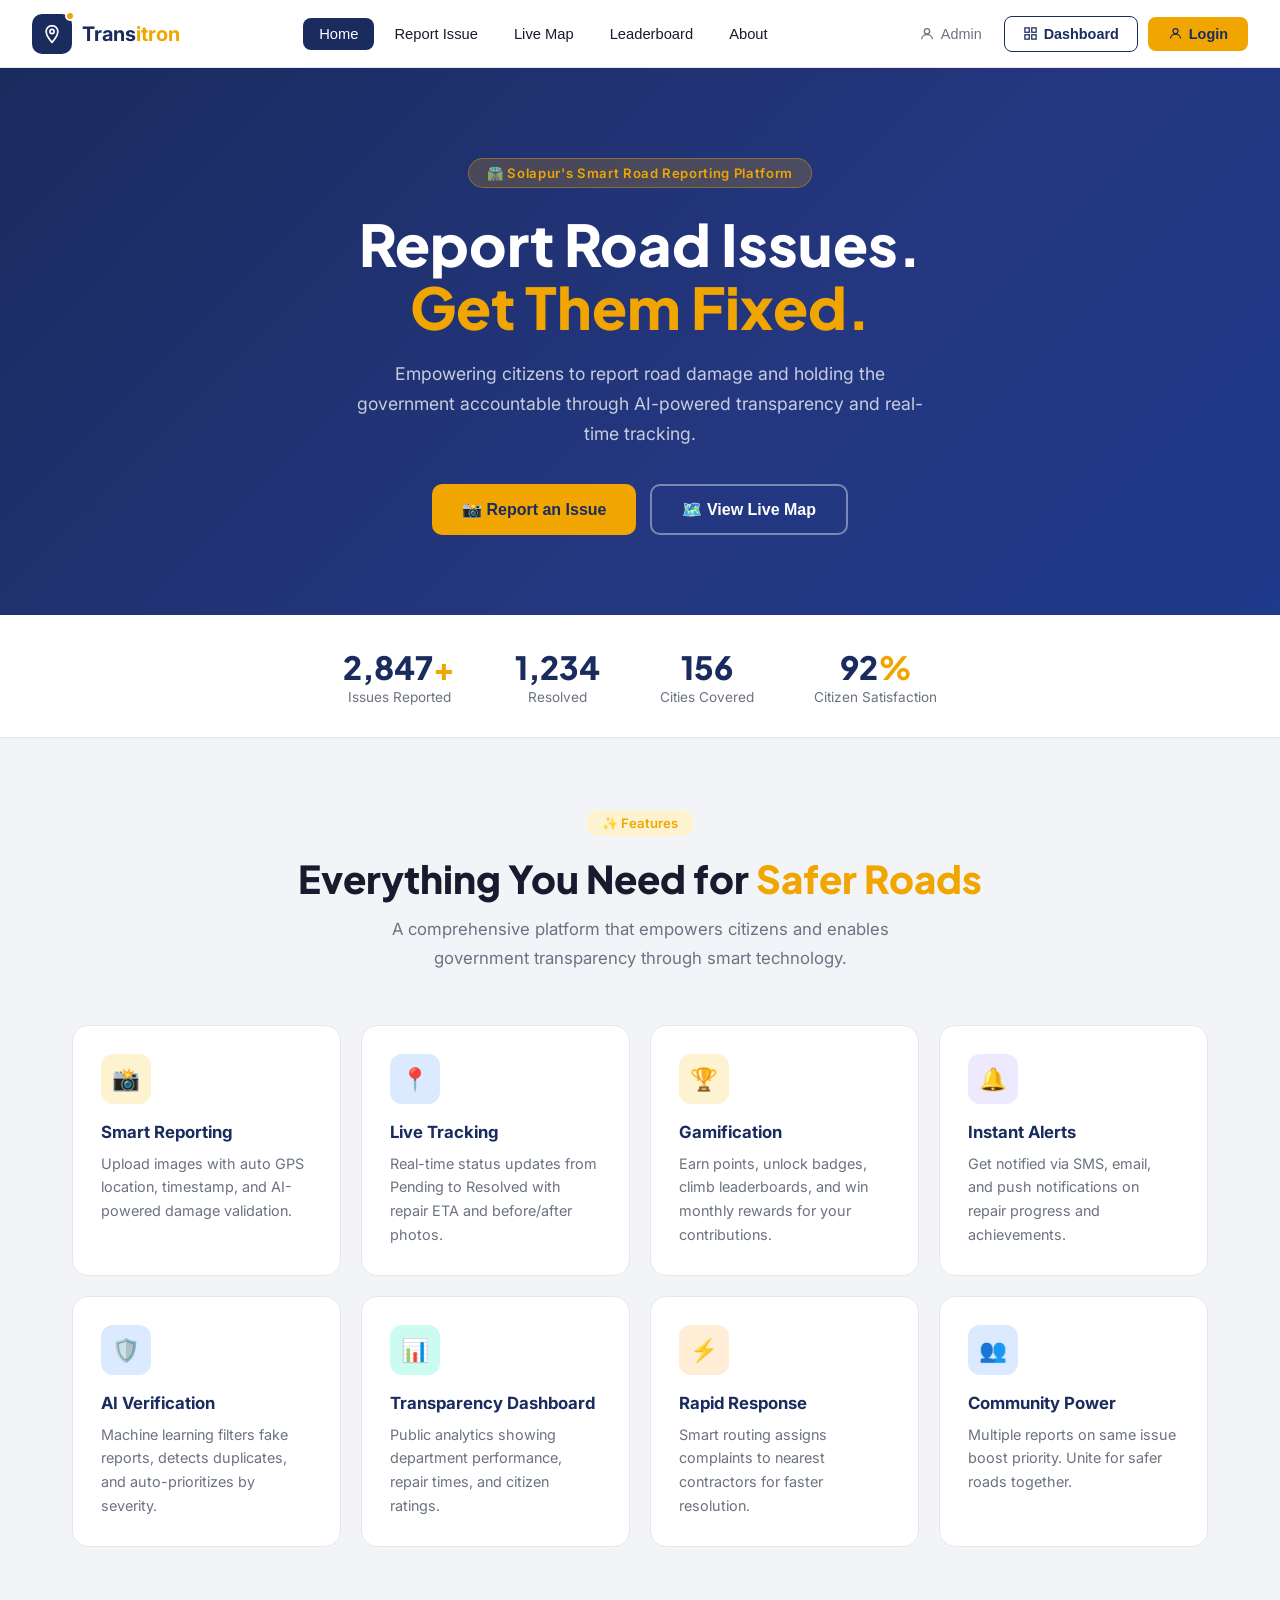
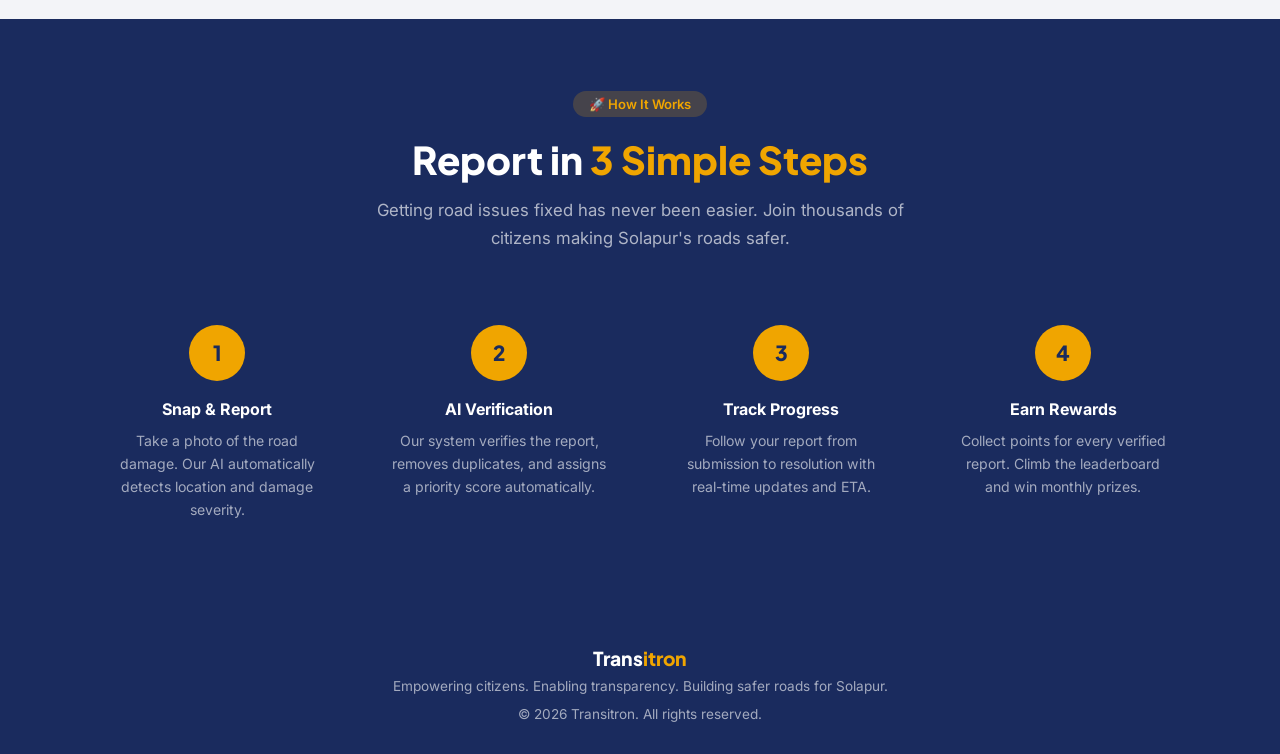
<file: index (2).html>
<!DOCTYPE html>
<html lang="en">
<head>
  <meta charset="UTF-8" />
  <meta name="viewport" content="width=device-width, initial-scale=1.0" />
  <title>Transitron – Smart Road Reporting</title>
  <link href="https://fonts.googleapis.com/css2?family=Inter:wght@300;400;500;600;700&family=Plus+Jakarta+Sans:wght@700;800;900&display=swap" rel="stylesheet" />
  <link rel="stylesheet" href="styles.css" />
</head>
<body>

<!-- ══════════════════════════════════════════════════════════
     NAVIGATION
════════════════════════════════════════════════════════════ -->
<nav>
  <a class="logo" onclick="showPage('home')">
    <div class="logo-icon">
      <svg width="20" height="20" fill="none" stroke="white" stroke-width="2" viewBox="0 0 24 24">
        <path d="M12 2C8.13 2 5 5.13 5 9c0 5.25 7 13 7 13s7-7.75 7-13c0-3.87-3.13-7-7-7z"/>
        <circle cx="12" cy="9" r="2.5"/>
      </svg>
      <div class="logo-dot"></div>
    </div>
    <span class="logo-text">Trans<span>itron</span></span>
  </a>

  <div class="nav-links">
    <button class="nav-link active" id="nav-home"        onclick="showPage('home')">Home</button>
    <button class="nav-link"        id="nav-report"      onclick="showPage('report')">Report Issue</button>
    <button class="nav-link"        id="nav-map"         onclick="showPage('map')">Live Map</button>
    <button class="nav-link"        id="nav-leaderboard" onclick="showPage('leaderboard')">Leaderboard</button>
    <button class="nav-link"        id="nav-about"       onclick="showPage('about')">About</button>
  </div>

  <div class="nav-actions">
    <button class="btn-admin" id="nav-admin" onclick="showPage('admin')">
      <svg width="16" height="16" fill="none" stroke="currentColor" stroke-width="2" viewBox="0 0 24 24">
        <circle cx="12" cy="8" r="4"/><path d="M4 20c0-4 3.6-7 8-7s8 3 8 7"/>
      </svg>
      Admin
    </button>
    <button class="btn-dashboard" onclick="showPage('map')">
      <svg width="15" height="15" fill="none" stroke="currentColor" stroke-width="2" viewBox="0 0 24 24">
        <rect x="3" y="3" width="7" height="7"/><rect x="14" y="3" width="7" height="7"/>
        <rect x="3" y="14" width="7" height="7"/><rect x="14" y="14" width="7" height="7"/>
      </svg>
      Dashboard
    </button>
    <button class="btn-login">
      <svg width="15" height="15" fill="none" stroke="currentColor" stroke-width="2" viewBox="0 0 24 24">
        <circle cx="12" cy="8" r="4"/><path d="M4 20c0-4 3.6-7 8-7s8 3 8 7"/>
      </svg>
      Login
    </button>
  </div>
</nav>


<!-- ══════════════════════════════════════════════════════════
     HOME PAGE
════════════════════════════════════════════════════════════ -->
<div id="page-home" class="page active">

  <!-- Hero -->
  <div class="hero">
    <div class="hero-badge">🛣️ Solapur's Smart Road Reporting Platform</div>
    <h1>Report Road Issues.<br><span>Get Them Fixed.</span></h1>
    <p>Empowering citizens to report road damage and holding the government accountable through AI-powered transparency and real-time tracking.</p>
    <div class="hero-actions">
      <button class="btn-primary"       onclick="showPage('report')">📸 Report an Issue</button>
      <button class="btn-outline-white" onclick="showPage('map')">🗺️ View Live Map</button>
    </div>
  </div>

  <!-- Stats Bar -->
  <div class="stats-bar">
    <div class="stat"><div class="stat-num">2,847<span>+</span></div><div class="stat-label">Issues Reported</div></div>
    <div class="stat"><div class="stat-num">1,234</div><div class="stat-label">Resolved</div></div>
    <div class="stat"><div class="stat-num">156</div><div class="stat-label">Cities Covered</div></div>
    <div class="stat"><div class="stat-num">92<span>%</span></div><div class="stat-label">Citizen Satisfaction</div></div>
  </div>

  <!-- Features -->
  <div class="section">
    <div class="section-header">
      <div class="section-badge">✨ Features</div>
      <h2 class="section-title">Everything You Need for <span>Safer Roads</span></h2>
      <p class="section-sub">A comprehensive platform that empowers citizens and enables government transparency through smart technology.</p>
    </div>
    <div class="feature-grid">
      <div class="feature-card"><div class="feat-icon gold">📸</div><h3>Smart Reporting</h3><p>Upload images with auto GPS location, timestamp, and AI-powered damage validation.</p></div>
      <div class="feature-card"><div class="feat-icon blue">📍</div><h3>Live Tracking</h3><p>Real-time status updates from Pending to Resolved with repair ETA and before/after photos.</p></div>
      <div class="feature-card"><div class="feat-icon gold">🏆</div><h3>Gamification</h3><p>Earn points, unlock badges, climb leaderboards, and win monthly rewards for your contributions.</p></div>
      <div class="feature-card"><div class="feat-icon purple">🔔</div><h3>Instant Alerts</h3><p>Get notified via SMS, email, and push notifications on repair progress and achievements.</p></div>
      <div class="feature-card"><div class="feat-icon blue">🛡️</div><h3>AI Verification</h3><p>Machine learning filters fake reports, detects duplicates, and auto-prioritizes by severity.</p></div>
      <div class="feature-card"><div class="feat-icon teal">📊</div><h3>Transparency Dashboard</h3><p>Public analytics showing department performance, repair times, and citizen ratings.</p></div>
      <div class="feature-card"><div class="feat-icon orange">⚡</div><h3>Rapid Response</h3><p>Smart routing assigns complaints to nearest contractors for faster resolution.</p></div>
      <div class="feature-card"><div class="feat-icon blue">👥</div><h3>Community Power</h3><p>Multiple reports on same issue boost priority. Unite for safer roads together.</p></div>
    </div>
  </div>

  <!-- How It Works -->
  <div class="steps-section">
    <div class="steps-inner">
      <div class="section-header">
        <div class="section-badge" style="background:rgba(240,165,0,0.2);color:var(--gold);">🚀 How It Works</div>
        <h2 class="section-title" style="color:white;">Report in <span>3 Simple Steps</span></h2>
        <p class="section-sub" style="color:rgba(255,255,255,0.65);margin:0 auto;">Getting road issues fixed has never been easier. Join thousands of citizens making Solapur's roads safer.</p>
      </div>
      <div class="steps-grid">
        <div class="step"><div class="step-num">1</div><h3>Snap &amp; Report</h3><p>Take a photo of the road damage. Our AI automatically detects location and damage severity.</p></div>
        <div class="step"><div class="step-num">2</div><h3>AI Verification</h3><p>Our system verifies the report, removes duplicates, and assigns a priority score automatically.</p></div>
        <div class="step"><div class="step-num">3</div><h3>Track Progress</h3><p>Follow your report from submission to resolution with real-time updates and ETA.</p></div>
        <div class="step"><div class="step-num">4</div><h3>Earn Rewards</h3><p>Collect points for every verified report. Climb the leaderboard and win monthly prizes.</p></div>
      </div>
    </div>
  </div>

  <footer>
    <div class="footer-logo">Trans<span>itron</span></div>
    <p>Empowering citizens. Enabling transparency. Building safer roads for Solapur.</p>
    <p style="margin-top:12px">© 2026 Transitron. All rights reserved.</p>
  </footer>
</div>


<!-- ══════════════════════════════════════════════════════════
     REPORT ISSUE PAGE
════════════════════════════════════════════════════════════ -->
<div id="page-report" class="page">

  <!-- Step 1 – Issue Type & Severity -->
  <div class="report-page" id="report-step-1">
    <h1>Help Us Fix Your Roads</h1>
    <p class="sub">Submit a report in 3 easy steps. AI will verify and prioritize your complaint.</p>
    <div class="stepper">
      <div class="step-circle active" id="sc1">1</div>
      <div class="step-line" id="sl1"></div>
      <div class="step-circle" id="sc2">2</div>
      <div class="step-line" id="sl2"></div>
      <div class="step-circle" id="sc3">3</div>
    </div>
    <div class="report-card">
      <div class="report-section-title">What type of issue is it?</div>
      <div class="issue-grid">
        <button class="issue-btn" onclick="selectIssue(this,'Pothole')">      <span class="issue-icon">⭕</span>Pothole</button>
        <button class="issue-btn" onclick="selectIssue(this,'Broken Road')">  <span class="issue-icon">🚧</span>Broken Road</button>
        <button class="issue-btn" onclick="selectIssue(this,'Waterlogging')"> <span class="issue-icon">💧</span>Waterlogging</button>
        <button class="issue-btn" onclick="selectIssue(this,'Open Manhole')"> <span class="issue-icon">⚠️</span>Open Manhole</button>
        <button class="issue-btn" onclick="selectIssue(this,'Accident Zone')"><span class="issue-icon">🚗</span>Accident Zone</button>
        <button class="issue-btn" onclick="selectIssue(this,'Other')">        <span class="issue-icon">📋</span>Other</button>
      </div>

      <div class="report-section-title">How severe is the damage?</div>
      <div class="severity-grid">
        <button class="sev-btn sev-low" onclick="selectSev(this,'Low')">
          <span><span class="dot" style="background:var(--green)"></span>Low</span>
          <div class="sev-desc">Minor issue, can be driven over</div>
        </button>
        <button class="sev-btn sev-med" onclick="selectSev(this,'Medium')">
          <span><span class="dot" style="background:var(--orange)"></span>Medium</span>
          <div class="sev-desc">Noticeable damage, slow driving advised</div>
        </button>
        <button class="sev-btn sev-high" onclick="selectSev(this,'High')">
          <span><span class="dot" style="background:var(--red)"></span>High</span>
          <div class="sev-desc">Dangerous, avoid if possible</div>
        </button>
      </div>

      <div class="report-nav">
        <button class="btn-back" onclick="showPage('home')">Back</button>
        <button class="btn-continue" onclick="goStep(2)">Continue →</button>
      </div>
    </div>
  </div>

  <!-- Step 2 – Location & Photo -->
  <div class="report-page" id="report-step-2" style="display:none">
    <h1>Help Us Fix Your Roads</h1>
    <p class="sub">Tell us where it is and add photos.</p>
    <div class="stepper">
      <div class="step-circle done">✓</div>
      <div class="step-line active"></div>
      <div class="step-circle active">2</div>
      <div class="step-line"></div>
      <div class="step-circle">3</div>
    </div>
    <div class="report-card">
      <div class="form-group">
        <label class="form-label" for="inp-location">Location / Address</label>
        <input class="form-input" id="inp-location" placeholder="e.g. MG Road, Bangalore, Karnataka" />
      </div>
      <div class="form-group">
        <label class="form-label" for="inp-desc">Description (optional)</label>
        <textarea class="form-input" id="inp-desc" rows="3" placeholder="Describe the issue in detail..."></textarea>
      </div>
      <div class="form-group">
        <label class="form-label">Upload Photo</label>
        <div class="upload-area" onclick="document.getElementById('fileInput').click()">
          <div class="upload-icon">📷</div>
          <div style="font-weight:600;margin-bottom:4px">Click to upload or drag photo here</div>
          <div style="font-size:0.8rem">Supports JPG, PNG up to 10MB</div>
          <input type="file" id="fileInput" style="display:none" accept="image/*" onchange="handleFile(this)" />
        </div>
        <div id="file-preview" style="margin-top:10px;font-size:0.85rem;color:var(--green);display:none">✓ Photo attached</div>
      </div>
      <div class="report-nav">
        <button class="btn-back" onclick="goStep(1)">← Back</button>
        <button class="btn-continue" onclick="goStep(3)">Continue →</button>
      </div>
    </div>
  </div>

  <!-- Step 3 – Review & Submit -->
  <div class="report-page" id="report-step-3" style="display:none">
    <h1>Help Us Fix Your Roads</h1>
    <p class="sub">Review your report before submitting.</p>
    <div class="stepper">
      <div class="step-circle done">✓</div>
      <div class="step-line active"></div>
      <div class="step-circle done">✓</div>
      <div class="step-line active"></div>
      <div class="step-circle active">3</div>
    </div>
    <div class="report-card">
      <div class="report-section-title">Review Your Report</div>
      <div class="review-item"><span class="review-label">Issue Type</span> <span class="review-val" id="rv-type">—</span></div>
      <div class="review-item"><span class="review-label">Severity</span>   <span class="review-val" id="rv-sev">—</span></div>
      <div class="review-item"><span class="review-label">Location</span>   <span class="review-val" id="rv-loc">—</span></div>
      <div class="review-item"><span class="review-label">Description</span><span class="review-val" id="rv-desc">—</span></div>
      <div class="review-item"><span class="review-label">Photo</span>      <span class="review-val" id="rv-photo">—</span></div>
      <div style="background:var(--gold-light);border:1px solid var(--gold);border-radius:10px;padding:14px 18px;margin:20px 0;font-size:0.88rem;color:var(--navy);">
        🤖 <strong>AI Verification:</strong> Your report will be verified by our AI system within 2–5 minutes.
      </div>
      <div class="report-nav">
        <button class="btn-back" onclick="goStep(2)">← Back</button>
        <button class="btn-continue" onclick="submitReport()" style="background:var(--green);color:white">✓ Submit Report</button>
      </div>
    </div>
  </div>

  <!-- Success Screen -->
  <div class="report-page" id="report-success" style="display:none">
    <div class="report-card success-screen">
      <div class="check">✅</div>
      <h2>Report Submitted!</h2>
      <p>Your road issue has been reported successfully. Our AI is verifying it now.</p>
      <div class="report-id">Report ID: RD-2026-00847</div>
      <div style="display:flex;gap:14px;justify-content:center;flex-wrap:wrap">
        <button class="btn-continue" onclick="showPage('map')">🗺️ Track on Map</button>
        <button class="btn-continue" onclick="goStep(1)" style="background:var(--navy);color:white">Report Another</button>
      </div>
    </div>
  </div>

</div>


<!-- ══════════════════════════════════════════════════════════
     LIVE MAP PAGE
════════════════════════════════════════════════════════════ -->
<div id="page-map" class="page">
  <div class="map-layout">

    <!-- Sidebar -->
    <div class="map-sidebar">
      <div class="sidebar-header">
        <h2>📍 Live Road Map</h2>
        <button style="background:var(--gray-bg);border:none;border-radius:8px;padding:8px;cursor:pointer;font-size:1rem" title="Refresh">🔄</button>
      </div>
      <div class="map-search">
        <input placeholder="🔍 Search location or ID..." />
      </div>
      <div class="filter-tabs">
        <button class="filter-tab active" onclick="filterMap(this,'all')">All</button>
        <button class="filter-tab" onclick="filterMap(this,'pending')">Pending</button>
        <button class="filter-tab" onclick="filterMap(this,'progress')">In Progress</button>
        <button class="filter-tab" onclick="filterMap(this,'resolved')">Resolved</button>
      </div>
      <div class="legend">
        <div class="legend-item"><div class="legend-dot" style="background:var(--red)"></div> High</div>
        <div class="legend-item"><div class="legend-dot" style="background:var(--orange)"></div> Medium</div>
        <div class="legend-item"><div class="legend-dot" style="background:var(--green)"></div> Low/Resolved</div>
      </div>
      <div class="issue-list">
        <div class="issue-card">
          <div class="issue-card-top">
            <div class="issue-id"><span style="width:8px;height:8px;background:var(--red);border-radius:50%;display:inline-block"></span> RD-2024-00001</div>
            <span class="status-badge status-pending">Pending</span>
          </div>
          <h4>Pothole</h4>
          <div class="issue-loc">📍 Solapur Main Road, Maharashtra</div>
          <div class="issue-footer"><span>👥 12 reported</span><span>2/19/2026</span></div>
        </div>
        <div class="issue-card">
          <div class="issue-card-top">
            <div class="issue-id"><span style="width:8px;height:8px;background:var(--orange);border-radius:50%;display:inline-block"></span> RD-2024-00002</div>
            <span class="status-badge status-progress">In Progress</span>
          </div>
          <h4>Waterlogging</h4>
          <div class="issue-loc">📍 Pune Station Area, Maharashtra</div>
          <div class="issue-footer"><span>👥 8 reported</span><span>2/19/2026</span></div>
        </div>
        <div class="issue-card">
          <div class="issue-card-top">
            <div class="issue-id"><span style="width:8px;height:8px;background:var(--purple);border-radius:50%;display:inline-block"></span> RD-2024-00003</div>
            <span class="status-badge status-approved">Approved</span>
          </div>
          <h4>Broken Road</h4>
          <div class="issue-loc">📍 FC Road, Pune</div>
          <div class="issue-footer"><span>👥 5 reported</span><span>2/18/2026</span></div>
        </div>
        <div class="issue-card">
          <div class="issue-card-top">
            <div class="issue-id"><span style="width:8px;height:8px;background:var(--green);border-radius:50%;display:inline-block"></span> RD-2024-00004</div>
            <span class="status-badge status-resolved">Resolved</span>
          </div>
          <h4>Open Manhole</h4>
          <div class="issue-loc">📍 Shivajinagar, Pune</div>
          <div class="issue-footer"><span>👥 3 reported</span><span>2/17/2026</span></div>
        </div>
      </div>
    </div>

    <!-- Map Area -->
    <div class="map-area">
      <div class="map-placeholder">
        <div class="map-marker red"    style="top:35%;left:45%" title="Pothole – High"></div>
        <div class="map-marker red"    style="top:58%;left:62%" title="Broken Road – High"></div>
        <div class="map-marker orange" style="top:42%;left:30%" title="Waterlogging – Medium"></div>
        <div class="map-marker green"  style="top:66%;left:70%" title="Open Manhole – Resolved"></div>
        <div class="map-marker orange" style="top:25%;left:55%" title="Pothole – Medium"></div>
        <div style="position:absolute;top:20px;right:20px;background:white;border-radius:10px;padding:12px 16px;font-size:0.82rem;font-weight:600;color:var(--navy);box-shadow:0 2px 8px rgba(0,0,0,0.1)">
          🗺️ Solapur–Pune Region<br>
          <span style="font-weight:400;color:var(--muted);font-size:0.78rem">5 active issues</span>
        </div>
        <div class="map-stats-bar">
          <div class="map-stat"><div class="map-stat-num ms-red">2</div>  <div class="map-stat-label">Pending</div></div>
          <div class="map-stat"><div class="map-stat-num ms-blue">1</div> <div class="map-stat-label">In Progress</div></div>
          <div class="map-stat"><div class="map-stat-num ms-green">1</div><div class="map-stat-label">Resolved</div></div>
        </div>
      </div>
    </div>

  </div>
</div>


<!-- ══════════════════════════════════════════════════════════
     LEADERBOARD PAGE
════════════════════════════════════════════════════════════ -->
<div id="page-leaderboard" class="page">
  <div class="lb-page">
    <div class="lb-header">
      <div class="section-badge">🏆 Leaderboard</div>
      <h1 class="section-title">Top <span>Contributors</span></h1>
      <p>Celebrating citizens who are making Solapur's roads safer. Earn points, climb the ranks, and win rewards!</p>
    </div>

    <div class="lb-tabs">
      <button class="lb-tab active">All Solapur</button>
      <button class="lb-tab">My City</button>
      <button class="lb-tab">This Week</button>
    </div>

    <div class="lb-content">
      <div>
        <!-- Podium -->
        <div class="podium">
          <div class="podium-card" style="transform:translateY(20px)">
            <div class="avatar-circle av-bronze" style="background:#cd7f32;width:48px;height:48px">RK</div>
            <div class="podium-rank">🥉 #3</div>
            <div class="podium-name">Ravi Kumar</div>
            <div class="podium-city">Delhi</div>
            <div class="podium-points">2,340</div>
            <div class="podium-pts-label">points</div>
          </div>
          <div class="podium-card first">
            <span class="crown">👑</span>
            <div class="avatar-circle av-gold">PS</div>
            <div class="podium-rank">🥇 #1</div>
            <div class="podium-name">Priya Sharma</div>
            <div class="podium-city">Mumbai</div>
            <div class="podium-points">2,850</div>
            <div class="podium-pts-label">points</div>
          </div>
          <div class="podium-card" style="transform:translateY(10px)">
            <div class="avatar-circle av-silver">AM</div>
            <div class="podium-rank">🥈 #2</div>
            <div class="podium-name">Amit Mehta</div>
            <div class="podium-city">Bangalore</div>
            <div class="podium-points">2,590</div>
            <div class="podium-pts-label">points</div>
          </div>
        </div>

        <!-- Table -->
        <div class="lb-table">
          <div class="lb-table-head">
            <div>Rank</div><div>Citizen</div><div>Reports</div><div>Streak</div><div>Points</div>
          </div>
          <div class="lb-row">
            <div class="lb-rank">4</div>
            <div class="lb-citizen"><div class="av-sm" style="background:#fce7f3;color:#be185d">SP</div><div><div class="lb-name">Sunita Patel</div><div class="lb-city">Ahmedabad</div></div></div>
            <div class="lb-num">31</div>
            <div><span class="streak-badge">🔥 7</span></div>
            <div class="lb-points">2,180</div>
          </div>
          <div class="lb-row">
            <div class="lb-rank">5</div>
            <div class="lb-citizen"><div class="av-sm" style="background:#d1fae5;color:#065f46">MR</div><div><div class="lb-name">Mohan Rao</div><div class="lb-city">Hyderabad</div></div></div>
            <div class="lb-num">28</div>
            <div><span class="streak-badge">🔥 5</span></div>
            <div class="lb-points">1,960</div>
          </div>
          <div class="lb-row">
            <div class="lb-rank">6</div>
            <div class="lb-citizen"><div class="av-sm" style="background:#ede9fe;color:#5b21b6">NK</div><div><div class="lb-name">Neha Kapoor</div><div class="lb-city">Chennai</div></div></div>
            <div class="lb-num">24</div>
            <div><span class="streak-badge">🔥 4</span></div>
            <div class="lb-points">1,720</div>
          </div>
          <!-- Current user row -->
          <div class="lb-row" style="background:#fffbeb;border-left:3px solid var(--gold)">
            <div class="lb-rank" style="color:var(--gold)">#24</div>
            <div class="lb-citizen"><div class="av-sm av-navy">YU</div><div><div class="lb-name">Your Name</div><div class="lb-city" style="color:var(--gold);font-weight:600">Bangalore</div></div></div>
            <div class="lb-num">12</div>
            <div><span class="streak-badge">🔥 3</span></div>
            <div class="lb-points">150</div>
          </div>
        </div>
      </div>

      <!-- Your Stats Card -->
      <div class="your-stats">
        <div class="ys-title">Your Stats</div>
        <div class="ys-user">
          <div class="avatar-circle av-navy" style="width:48px;height:48px;flex-shrink:0">YU</div>
          <div>
            <div class="ys-name">Your Name</div>
            <div class="ys-city">📍 Bangalore</div>
            <div class="ys-rank">Rank #24</div>
          </div>
        </div>
        <div class="ys-grid">
          <div class="ys-stat"><div class="ys-stat-num">150</div><div class="ys-stat-label">Points</div></div>
          <div class="ys-stat"><div class="ys-stat-num">12</div><div class="ys-stat-label">Reports</div></div>
          <div class="ys-stat"><div class="ys-stat-num ys-stat-gold">🔥 3</div><div class="ys-stat-label">Streak</div></div>
        </div>
        <div style="margin-top:16px;padding:14px;background:var(--gold-light);border-radius:10px;font-size:0.83rem;color:var(--navy)">
          <strong>💡 Pro tip:</strong> Report 3 more issues this week to move up to Rank #20!
        </div>
      </div>
    </div>
  </div>
</div>


<!-- ══════════════════════════════════════════════════════════
     ABOUT PAGE
════════════════════════════════════════════════════════════ -->
<div id="page-about" class="page">

  <div class="about-hero">
    <div class="section-badge" style="background:rgba(240,165,0,0.2);color:var(--gold);margin-bottom:20px">🛣️ About Transitron</div>
    <h1>Making Solapur's Roads <span>Safer</span></h1>
    <p>Transitron is Solapur's leading smart civic platform that empowers citizens to report road damage and enables government transparency in infrastructure maintenance.</p>
  </div>

  <div class="about-mission">
    <div class="mission-text">
      <div class="section-badge">🎯 Our Mission</div>
      <h2>Transforming Solapur's Road Infrastructure</h2>
      <p>We believe that every citizen has the right to safe roads. Transitron bridges the gap between citizens and government by providing a transparent, efficient, and gamified platform for road damage reporting.</p>
      <p>Using AI-powered verification, real-time tracking, and community engagement, we're making road maintenance accountable, transparent, and citizen-driven.</p>
      <button class="btn-cta" onclick="showPage('report')">Join the Movement →</button>
    </div>
    <div class="mission-values">
      <div class="value-card"><div class="val-icon">🎯</div><h4>Transparency</h4><p>Every complaint is tracked publicly with full visibility into resolution progress.</p></div>
      <div class="value-card"><div class="val-icon">👥</div><h4>Citizen First</h4><p>Built for citizens, by citizens. Your voice matters in making roads safer.</p></div>
      <div class="value-card"><div class="val-icon">🛡️</div><h4>Accountability</h4><p>Government departments are held accountable with time-bound resolutions.</p></div>
      <div class="value-card"><div class="val-icon">❤️</div><h4>Community</h4><p>Unite with fellow citizens to build safer roads for everyone.</p></div>
    </div>
  </div>

  <div class="about-team">
    <div class="about-team-inner">
      <div class="section-header">
        <div class="section-badge">📊 Our Impact</div>
        <h2 class="section-title">Numbers That <span>Matter</span></h2>
      </div>
      <div style="display:grid;grid-template-columns:repeat(auto-fit,minmax(180px,1fr));gap:20px;margin-top:40px">
        <div style="background:white;border-radius:16px;padding:28px;text-align:center;border:1px solid var(--border)"><div style="font-family:'Plus Jakarta Sans',sans-serif;font-size:2.4rem;font-weight:900;color:var(--navy)">2,847</div><div style="color:var(--muted);font-size:0.88rem;margin-top:4px">Total Reports</div></div>
        <div style="background:white;border-radius:16px;padding:28px;text-align:center;border:1px solid var(--border)"><div style="font-family:'Plus Jakarta Sans',sans-serif;font-size:2.4rem;font-weight:900;color:var(--green)">1,234</div><div style="color:var(--muted);font-size:0.88rem;margin-top:4px">Issues Resolved</div></div>
        <div style="background:white;border-radius:16px;padding:28px;text-align:center;border:1px solid var(--border)"><div style="font-family:'Plus Jakarta Sans',sans-serif;font-size:2.4rem;font-weight:900;color:var(--gold)">156</div><div style="color:var(--muted);font-size:0.88rem;margin-top:4px">Cities Covered</div></div>
        <div style="background:white;border-radius:16px;padding:28px;text-align:center;border:1px solid var(--border)"><div style="font-family:'Plus Jakarta Sans',sans-serif;font-size:2.4rem;font-weight:900;color:var(--navy)">92%</div><div style="color:var(--muted);font-size:0.88rem;margin-top:4px">Satisfaction Rate</div></div>
        <div style="background:white;border-radius:16px;padding:28px;text-align:center;border:1px solid var(--border)"><div style="font-family:'Plus Jakarta Sans',sans-serif;font-size:2.4rem;font-weight:900;color:var(--purple)">48h</div><div style="color:var(--muted);font-size:0.88rem;margin-top:4px">Avg. Resolution Time</div></div>
      </div>
    </div>
  </div>

  <footer>
    <div class="footer-logo">Trans<span>itron</span></div>
    <p>Empowering citizens. Enabling transparency. Building safer roads for Solapur.</p>
    <p style="margin-top:12px">© 2026 Transitron. All rights reserved.</p>
  </footer>
</div>


<script src="app.js"></script>

<!-- ══════════════════════════════════════════════════════════
     ADMIN DASHBOARD PAGE
════════════════════════════════════════════════════════════ -->
<div id="page-admin" class="page">
  <div class="admin-layout">

    <!-- Sidebar -->
    <div class="admin-sidebar">
      <div class="admin-sidebar-header">
        <div class="admin-logo">
          <svg width="18" height="18" fill="none" stroke="white" stroke-width="2" viewBox="0 0 24 24"><rect x="3" y="3" width="7" height="7"/><rect x="14" y="3" width="7" height="7"/><rect x="3" y="14" width="7" height="7"/><rect x="14" y="14" width="7" height="7"/></svg>
        </div>
        <div>
          <div style="font-weight:700;font-size:0.9rem;color:white">Municipal Dashboard</div>
          <div style="font-size:0.72rem;color:rgba(255,255,255,0.5)">Solapur Corporation</div>
        </div>
      </div>
      <nav class="admin-nav">
        <div class="admin-nav-item active" onclick="adminTab(this,'overview')">
          <svg width="16" height="16" fill="none" stroke="currentColor" stroke-width="2" viewBox="0 0 24 24"><rect x="3" y="3" width="7" height="7"/><rect x="14" y="3" width="7" height="7"/><rect x="3" y="14" width="7" height="7"/><rect x="14" y="14" width="7" height="7"/></svg>
          Overview
        </div>
        <div class="admin-nav-item" onclick="adminTab(this,'complaints')">
          <svg width="16" height="16" fill="none" stroke="currentColor" stroke-width="2" viewBox="0 0 24 24"><path d="M14 2H6a2 2 0 0 0-2 2v16a2 2 0 0 0 2 2h12a2 2 0 0 0 2-2V8z"/><polyline points="14 2 14 8 20 8"/></svg>
          Complaints
        </div>
        <div class="admin-nav-item" onclick="adminTab(this,'departments')">
          <svg width="16" height="16" fill="none" stroke="currentColor" stroke-width="2" viewBox="0 0 24 24"><path d="M17 21v-2a4 4 0 0 0-4-4H5a4 4 0 0 0-4 4v2"/><circle cx="9" cy="7" r="4"/><path d="M23 21v-2a4 4 0 0 0-3-3.87"/><path d="M16 3.13a4 4 0 0 1 0 7.75"/></svg>
          Departments
        </div>
        <div class="admin-nav-item" onclick="adminTab(this,'analytics')">
          <svg width="16" height="16" fill="none" stroke="currentColor" stroke-width="2" viewBox="0 0 24 24"><line x1="18" y1="20" x2="18" y2="10"/><line x1="12" y1="20" x2="12" y2="4"/><line x1="6" y1="20" x2="6" y2="14"/></svg>
          Analytics
        </div>
        <div class="admin-nav-item" onclick="adminTab(this,'audit')">
          <svg width="16" height="16" fill="none" stroke="currentColor" stroke-width="2" viewBox="0 0 24 24"><path d="M9 11l3 3L22 4"/><path d="M21 12v7a2 2 0 0 1-2 2H5a2 2 0 0 1-2-2V5a2 2 0 0 1 2-2h11"/></svg>
          Audit Log
        </div>
      </nav>
      <div class="admin-sidebar-footer">
        <button class="admin-nav-item" style="width:100%;border:none;cursor:pointer;color:rgba(255,255,255,0.5)" onclick="showPage('home')">
          <svg width="16" height="16" fill="none" stroke="currentColor" stroke-width="2" viewBox="0 0 24 24"><path d="M9 21H5a2 2 0 0 1-2-2V5a2 2 0 0 1 2-2h4"/><polyline points="16 17 21 12 16 7"/><line x1="21" y1="12" x2="9" y2="12"/></svg>
          Exit to Site
        </button>
      </div>
    </div>

    <!-- Main Content -->
    <div class="admin-main">

      <!-- Top Bar -->
      <div class="admin-topbar">
        <div>
          <div class="admin-page-title" id="admin-page-title">Overview</div>
          <div style="font-size:0.8rem;color:var(--muted)">Solapur Municipal Corporation · Thu, Feb 19 2026</div>
        </div>
        <div style="display:flex;gap:10px;align-items:center">
          <div style="background:var(--gold-light);color:var(--gold);padding:6px 14px;border-radius:8px;font-size:0.82rem;font-weight:700">● Live</div>
          <div style="width:36px;height:36px;border-radius:50%;background:var(--navy);color:white;display:flex;align-items:center;justify-content:center;font-weight:700;font-size:0.82rem">AD</div>
        </div>
      </div>

      <!-- OVERVIEW TAB -->
      <div class="admin-tab-content" id="tab-overview">
        <!-- KPI Cards -->
        <div class="admin-kpi-grid">
          <div class="kpi-card">
            <div class="kpi-icon" style="background:#dbeafe">📋</div>
            <div class="kpi-num">47</div>
            <div class="kpi-label">Total Complaints</div>
            <div class="kpi-trend up">↑ 12 this week</div>
          </div>
          <div class="kpi-card">
            <div class="kpi-icon" style="background:#fef9c3">⏳</div>
            <div class="kpi-num">18</div>
            <div class="kpi-label">Pending Review</div>
            <div class="kpi-trend down">↓ 3 from yesterday</div>
          </div>
          <div class="kpi-card">
            <div class="kpi-icon" style="background:#ffedd5">🔧</div>
            <div class="kpi-num">11</div>
            <div class="kpi-label">In Progress</div>
            <div class="kpi-trend up">↑ 2 assigned today</div>
          </div>
          <div class="kpi-card">
            <div class="kpi-icon" style="background:#dcfce7">✅</div>
            <div class="kpi-num">18</div>
            <div class="kpi-label">Resolved</div>
            <div class="kpi-trend up">↑ 5 this week</div>
          </div>
        </div>

        <!-- Recent + Dept Status -->
        <div class="admin-two-col">
          <div class="admin-card">
            <div class="admin-card-title">Recent Complaints</div>
            <table class="admin-table">
              <thead><tr><th>ID</th><th>Type</th><th>Location</th><th>Severity</th><th>Status</th><th>Action</th></tr></thead>
              <tbody>
                <tr>
                  <td class="admin-id">RD-00047</td>
                  <td>Pothole</td>
                  <td>Vijapur Road</td>
                  <td><span class="sev-pill high">High</span></td>
                  <td><span class="status-badge status-pending">Pending</span></td>
                  <td><button class="admin-btn-assign" onclick="assignComplaint(this)">Assign</button></td>
                </tr>
                <tr>
                  <td class="admin-id">RD-00046</td>
                  <td>Waterlogging</td>
                  <td>Pune Naka</td>
                  <td><span class="sev-pill med">Medium</span></td>
                  <td><span class="status-badge status-progress">In Progress</span></td>
                  <td><button class="admin-btn-view">View</button></td>
                </tr>
                <tr>
                  <td class="admin-id">RD-00045</td>
                  <td>Broken Road</td>
                  <td>Hotgi Road</td>
                  <td><span class="sev-pill high">High</span></td>
                  <td><span class="status-badge status-pending">Pending</span></td>
                  <td><button class="admin-btn-assign" onclick="assignComplaint(this)">Assign</button></td>
                </tr>
                <tr>
                  <td class="admin-id">RD-00044</td>
                  <td>Open Manhole</td>
                  <td>Solapur Bazaar</td>
                  <td><span class="sev-pill high">High</span></td>
                  <td><span class="status-badge status-approved">Approved</span></td>
                  <td><button class="admin-btn-view">View</button></td>
                </tr>
                <tr>
                  <td class="admin-id">RD-00043</td>
                  <td>Pothole</td>
                  <td>Akkalkot Road</td>
                  <td><span class="sev-pill low">Low</span></td>
                  <td><span class="status-badge status-resolved">Resolved</span></td>
                  <td><button class="admin-btn-view">View</button></td>
                </tr>
              </tbody>
            </table>
          </div>

          <div class="admin-card">
            <div class="admin-card-title">Department Workload</div>
            <div class="dept-list">
              <div class="dept-item">
                <div class="dept-info">
                  <div class="dept-name">Roads & PWD</div>
                  <div class="dept-count">14 complaints</div>
                </div>
                <div class="dept-bar-wrap"><div class="dept-bar" style="width:75%;background:var(--red)"></div></div>
                <div class="dept-pct">75%</div>
              </div>
              <div class="dept-item">
                <div class="dept-info">
                  <div class="dept-name">Drainage Dept</div>
                  <div class="dept-count">8 complaints</div>
                </div>
                <div class="dept-bar-wrap"><div class="dept-bar" style="width:50%;background:var(--orange)"></div></div>
                <div class="dept-pct">50%</div>
              </div>
              <div class="dept-item">
                <div class="dept-info">
                  <div class="dept-name">Traffic Control</div>
                  <div class="dept-count">5 complaints</div>
                </div>
                <div class="dept-bar-wrap"><div class="dept-bar" style="width:35%;background:var(--gold)"></div></div>
                <div class="dept-pct">35%</div>
              </div>
              <div class="dept-item">
                <div class="dept-info">
                  <div class="dept-name">Utilities</div>
                  <div class="dept-count">3 complaints</div>
                </div>
                <div class="dept-bar-wrap"><div class="dept-bar" style="width:20%;background:var(--green)"></div></div>
                <div class="dept-pct">20%</div>
              </div>
            </div>
            <div class="admin-card-title" style="margin-top:24px">Avg. Resolution Time</div>
            <div style="display:grid;grid-template-columns:1fr 1fr;gap:12px;margin-top:12px">
              <div class="mini-stat"><div class="mini-stat-num">2.4<span style="font-size:0.8rem">days</span></div><div class="mini-stat-label">Roads & PWD</div></div>
              <div class="mini-stat"><div class="mini-stat-num">3.1<span style="font-size:0.8rem">days</span></div><div class="mini-stat-label">Drainage</div></div>
              <div class="mini-stat"><div class="mini-stat-num">1.8<span style="font-size:0.8rem">days</span></div><div class="mini-stat-label">Traffic</div></div>
              <div class="mini-stat"><div class="mini-stat-num">4.2<span style="font-size:0.8rem">days</span></div><div class="mini-stat-label">Utilities</div></div>
            </div>
          </div>
        </div>
      </div>

      <!-- COMPLAINTS TAB -->
      <div class="admin-tab-content" id="tab-complaints" style="display:none">
        <div class="admin-card">
          <div style="display:flex;justify-content:space-between;align-items:center;margin-bottom:20px;flex-wrap:wrap;gap:12px">
            <div class="admin-card-title" style="margin:0">All Complaints</div>
            <div style="display:flex;gap:8px;flex-wrap:wrap">
              <select class="admin-select"><option>All Status</option><option>Pending</option><option>In Progress</option><option>Resolved</option></select>
              <select class="admin-select"><option>All Severity</option><option>High</option><option>Medium</option><option>Low</option></select>
              <select class="admin-select"><option>All Departments</option><option>Roads & PWD</option><option>Drainage</option><option>Traffic</option></select>
            </div>
          </div>
          <table class="admin-table">
            <thead><tr><th>ID</th><th>Type</th><th>Location</th><th>Reported By</th><th>Votes</th><th>Severity</th><th>Department</th><th>Status</th><th>Action</th></tr></thead>
            <tbody>
              <tr><td class="admin-id">RD-00047</td><td>Pothole</td><td>Vijapur Road, Ward 12</td><td>Rahul M.</td><td>👥 9</td><td><span class="sev-pill high">High</span></td><td><span class="dept-tag">Roads & PWD</span></td><td><span class="status-badge status-pending">Pending</span></td><td><button class="admin-btn-assign" onclick="assignComplaint(this)">Assign</button></td></tr>
              <tr><td class="admin-id">RD-00046</td><td>Waterlogging</td><td>Pune Naka Junction</td><td>Priya S.</td><td>👥 12</td><td><span class="sev-pill med">Medium</span></td><td><span class="dept-tag">Drainage Dept</span></td><td><span class="status-badge status-progress">In Progress</span></td><td><button class="admin-btn-view">View</button></td></tr>
              <tr><td class="admin-id">RD-00045</td><td>Broken Road</td><td>Hotgi Road, Ward 7</td><td>Amit K.</td><td>👥 7</td><td><span class="sev-pill high">High</span></td><td><span class="dept-tag">Roads & PWD</span></td><td><span class="status-badge status-pending">Pending</span></td><td><button class="admin-btn-assign" onclick="assignComplaint(this)">Assign</button></td></tr>
              <tr><td class="admin-id">RD-00044</td><td>Open Manhole</td><td>Solapur Bazaar</td><td>Sneha P.</td><td>👥 15</td><td><span class="sev-pill high">High</span></td><td><span class="dept-tag">Utilities</span></td><td><span class="status-badge status-approved">Approved</span></td><td><button class="admin-btn-view">View</button></td></tr>
              <tr><td class="admin-id">RD-00043</td><td>Pothole</td><td>Akkalkot Road</td><td>Vijay R.</td><td>👥 4</td><td><span class="sev-pill low">Low</span></td><td><span class="dept-tag">Roads & PWD</span></td><td><span class="status-badge status-resolved">Resolved ✓</span></td><td><button class="admin-btn-view">View</button></td></tr>
              <tr><td class="admin-id">RD-00042</td><td>Accident Zone</td><td>Bijapur Road Crossing</td><td>Meena D.</td><td>👥 21</td><td><span class="sev-pill high">High</span></td><td><span class="dept-tag">Traffic Control</span></td><td><span class="status-badge status-progress">In Progress</span></td><td><button class="admin-btn-view">View</button></td></tr>
              <tr><td class="admin-id">RD-00041</td><td>Waterlogging</td><td>Railway Station Area</td><td>Rajan S.</td><td>👥 8</td><td><span class="sev-pill med">Medium</span></td><td><span class="dept-tag">Drainage Dept</span></td><td><span class="status-badge status-pending">Pending</span></td><td><button class="admin-btn-assign" onclick="assignComplaint(this)">Assign</button></td></tr>
            </tbody>
          </table>
        </div>

        <!-- Assign Modal -->
        <div class="assign-modal" id="assign-modal" style="display:none">
          <div class="assign-modal-box">
            <div class="admin-card-title">Assign Complaint</div>
            <div class="form-group" style="margin-top:16px">
              <label class="form-label">Assign to Department</label>
              <select class="form-input admin-select" id="assign-dept">
                <option>Roads & PWD</option>
                <option>Drainage Department</option>
                <option>Traffic Control</option>
                <option>Utilities</option>
              </select>
            </div>
            <div class="form-group">
              <label class="form-label">Priority Level</label>
              <select class="form-input admin-select">
                <option>High — Resolve within 24hrs</option>
                <option>Medium — Resolve within 3 days</option>
                <option>Low — Resolve within 7 days</option>
              </select>
            </div>
            <div class="form-group">
              <label class="form-label">Notes for Department</label>
              <textarea class="form-input" rows="2" placeholder="Add instructions..."></textarea>
            </div>
            <div style="display:flex;gap:10px;justify-content:flex-end;margin-top:8px">
              <button class="btn-back" onclick="closeAssign()">Cancel</button>
              <button class="btn-continue" onclick="confirmAssign()">✓ Confirm Assignment</button>
            </div>
          </div>
        </div>
      </div>

      <!-- DEPARTMENTS TAB -->
      <div class="admin-tab-content" id="tab-departments" style="display:none">
        <div class="admin-kpi-grid">
          <div class="kpi-card"><div class="kpi-icon" style="background:#dbeafe">🏗️</div><div class="kpi-num">14</div><div class="kpi-label">Roads & PWD</div><div class="kpi-trend down">2.4 day avg</div></div>
          <div class="kpi-card"><div class="kpi-icon" style="background:#ccfbf1">💧</div><div class="kpi-num">8</div><div class="kpi-label">Drainage Dept</div><div class="kpi-trend down">3.1 day avg</div></div>
          <div class="kpi-card"><div class="kpi-icon" style="background:#fef9c3">🚦</div><div class="kpi-num">5</div><div class="kpi-label">Traffic Control</div><div class="kpi-trend up">1.8 day avg</div></div>
          <div class="kpi-card"><div class="kpi-icon" style="background:#ede9fe">⚡</div><div class="kpi-num">3</div><div class="kpi-label">Utilities</div><div class="kpi-trend down">4.2 day avg</div></div>
        </div>
        <div class="admin-two-col">
          <div class="admin-card">
            <div class="admin-card-title">Department Performance</div>
            <table class="admin-table" style="margin-top:12px">
              <thead><tr><th>Department</th><th>Assigned</th><th>Resolved</th><th>Overdue</th><th>Rating</th><th>SLA Status</th></tr></thead>
              <tbody>
                <tr><td>Roads & PWD</td><td>14</td><td>9</td><td>2</td><td>⭐ 4.1</td><td><span class="sev-pill med">At Risk</span></td></tr>
                <tr><td>Drainage Dept</td><td>8</td><td>5</td><td>1</td><td>⭐ 3.8</td><td><span class="sev-pill high">Overdue</span></td></tr>
                <tr><td>Traffic Control</td><td>5</td><td>5</td><td>0</td><td>⭐ 4.7</td><td><span class="sev-pill low">On Track</span></td></tr>
                <tr><td>Utilities</td><td>3</td><td>1</td><td>1</td><td>⭐ 3.5</td><td><span class="sev-pill high">Overdue</span></td></tr>
              </tbody>
            </table>
          </div>
          <div class="admin-card">
            <div class="admin-card-title">SLA Tracking</div>
            <div style="margin-top:16px;display:flex;flex-direction:column;gap:14px">
              <div><div style="display:flex;justify-content:space-between;font-size:0.82rem;margin-bottom:6px"><span>Roads & PWD — SLA Compliance</span><span style="font-weight:700">64%</span></div><div style="background:var(--border);border-radius:100px;height:8px"><div style="width:64%;background:var(--orange);border-radius:100px;height:8px"></div></div></div>
              <div><div style="display:flex;justify-content:space-between;font-size:0.82rem;margin-bottom:6px"><span>Drainage Dept — SLA Compliance</span><span style="font-weight:700">52%</span></div><div style="background:var(--border);border-radius:100px;height:8px"><div style="width:52%;background:var(--red);border-radius:100px;height:8px"></div></div></div>
              <div><div style="display:flex;justify-content:space-between;font-size:0.82rem;margin-bottom:6px"><span>Traffic Control — SLA Compliance</span><span style="font-weight:700">100%</span></div><div style="background:var(--border);border-radius:100px;height:8px"><div style="width:100%;background:var(--green);border-radius:100px;height:8px"></div></div></div>
              <div><div style="display:flex;justify-content:space-between;font-size:0.82rem;margin-bottom:6px"><span>Utilities — SLA Compliance</span><span style="font-weight:700">33%</span></div><div style="background:var(--border);border-radius:100px;height:8px"><div style="width:33%;background:var(--red);border-radius:100px;height:8px"></div></div></div>
            </div>
          </div>
        </div>
      </div>

      <!-- ANALYTICS TAB -->
      <div class="admin-tab-content" id="tab-analytics" style="display:none">
        <div class="admin-kpi-grid">
          <div class="kpi-card"><div class="kpi-icon" style="background:var(--gold-light)">📈</div><div class="kpi-num">47</div><div class="kpi-label">Total Reports</div><div class="kpi-trend up">↑ 18% this month</div></div>
          <div class="kpi-card"><div class="kpi-icon" style="background:#dcfce7">⚡</div><div class="kpi-num">2.6<span style="font-size:1rem">d</span></div><div class="kpi-label">Avg Resolution</div><div class="kpi-trend up">↓ 0.4d improvement</div></div>
          <div class="kpi-card"><div class="kpi-icon" style="background:#ede9fe">⭐</div><div class="kpi-num">4.2</div><div class="kpi-label">Citizen Rating</div><div class="kpi-trend up">↑ 0.3 this month</div></div>
          <div class="kpi-card"><div class="kpi-icon" style="background:#dbeafe">🤖</div><div class="kpi-num">94%</div><div class="kpi-label">AI Accuracy</div><div class="kpi-trend up">↑ 2% this month</div></div>
        </div>
        <div class="admin-two-col">
          <div class="admin-card">
            <div class="admin-card-title">Reports by Issue Type</div>
            <div style="margin-top:16px;display:flex;flex-direction:column;gap:12px">
              <div><div style="display:flex;justify-content:space-between;font-size:0.83rem;margin-bottom:5px"><span>🕳️ Pothole</span><span style="font-weight:700">21 reports</span></div><div style="background:var(--border);border-radius:100px;height:10px"><div style="width:68%;background:var(--navy);border-radius:100px;height:10px"></div></div></div>
              <div><div style="display:flex;justify-content:space-between;font-size:0.83rem;margin-bottom:5px"><span>💧 Waterlogging</span><span style="font-weight:700">11 reports</span></div><div style="background:var(--border);border-radius:100px;height:10px"><div style="width:38%;background:#3b82f6;border-radius:100px;height:10px"></div></div></div>
              <div><div style="display:flex;justify-content:space-between;font-size:0.83rem;margin-bottom:5px"><span>🚧 Broken Road</span><span style="font-weight:700">8 reports</span></div><div style="background:var(--border);border-radius:100px;height:10px"><div style="width:26%;background:var(--orange);border-radius:100px;height:10px"></div></div></div>
              <div><div style="display:flex;justify-content:space-between;font-size:0.83rem;margin-bottom:5px"><span>⚠️ Open Manhole</span><span style="font-weight:700">5 reports</span></div><div style="background:var(--border);border-radius:100px;height:10px"><div style="width:16%;background:var(--red);border-radius:100px;height:10px"></div></div></div>
              <div><div style="display:flex;justify-content:space-between;font-size:0.83rem;margin-bottom:5px"><span>🚗 Accident Zone</span><span style="font-weight:700">2 reports</span></div><div style="background:var(--border);border-radius:100px;height:10px"><div style="width:7%;background:var(--purple);border-radius:100px;height:10px"></div></div></div>
            </div>
          </div>
          <div class="admin-card">
            <div class="admin-card-title">Top Reported Wards – Solapur</div>
            <div style="margin-top:16px;display:flex;flex-direction:column;gap:10px">
              <div class="ward-row"><div class="ward-name">Ward 12 – Vijapur Road</div><div class="ward-count">9 reports</div><span class="sev-pill high">High</span></div>
              <div class="ward-row"><div class="ward-name">Ward 7 – Hotgi Road</div><div class="ward-count">7 reports</div><span class="sev-pill high">High</span></div>
              <div class="ward-row"><div class="ward-name">Ward 3 – Pune Naka</div><div class="ward-count">6 reports</div><span class="sev-pill med">Medium</span></div>
              <div class="ward-row"><div class="ward-name">Ward 18 – Akkalkot Road</div><div class="ward-count">5 reports</div><span class="sev-pill med">Medium</span></div>
              <div class="ward-row"><div class="ward-name">Ward 5 – Solapur Bazaar</div><div class="ward-count">4 reports</div><span class="sev-pill low">Low</span></div>
            </div>
          </div>
        </div>
      </div>

      <!-- AUDIT LOG TAB -->
      <div class="admin-tab-content" id="tab-audit" style="display:none">
        <div class="admin-card">
          <div class="admin-card-title">System Audit Log</div>
          <div style="margin-top:4px;font-size:0.8rem;color:var(--muted);margin-bottom:16px">All actions are geo-tagged and timestamped for accountability</div>
          <table class="admin-table">
            <thead><tr><th>Timestamp</th><th>Action</th><th>Complaint ID</th><th>By</th><th>Details</th></tr></thead>
            <tbody>
              <tr><td style="color:var(--muted);font-size:0.78rem">19 Feb 2026, 10:42</td><td><span class="audit-tag tag-assign">Assigned</span></td><td class="admin-id">RD-00047</td><td>Admin (AD)</td><td>Assigned to Roads & PWD · Priority: High</td></tr>
              <tr><td style="color:var(--muted);font-size:0.78rem">19 Feb 2026, 10:30</td><td><span class="audit-tag tag-verify">AI Verified</span></td><td class="admin-id">RD-00047</td><td>System</td><td>Pothole detected · Confidence 91% · Severity: High</td></tr>
              <tr><td style="color:var(--muted);font-size:0.78rem">19 Feb 2026, 10:28</td><td><span class="audit-tag tag-new">New Report</span></td><td class="admin-id">RD-00047</td><td>Rahul M.</td><td>Pothole · Vijapur Road · GPS: 17.6868°N 75.9092°E</td></tr>
              <tr><td style="color:var(--muted);font-size:0.78rem">19 Feb 2026, 09:15</td><td><span class="audit-tag tag-resolve">Resolved</span></td><td class="admin-id">RD-00043</td><td>Roads & PWD</td><td>Repair completed · Citizen rating: ⭐ 4/5</td></tr>
              <tr><td style="color:var(--muted);font-size:0.78rem">19 Feb 2026, 08:50</td><td><span class="audit-tag tag-assign">Assigned</span></td><td class="admin-id">RD-00046</td><td>Admin (AD)</td><td>Assigned to Drainage Dept · Priority: Medium</td></tr>
              <tr><td style="color:var(--muted);font-size:0.78rem">18 Feb 2026, 17:22</td><td><span class="audit-tag tag-verify">AI Verified</span></td><td class="admin-id">RD-00046</td><td>System</td><td>Waterlogging detected · Confidence 87%</td></tr>
              <tr><td style="color:var(--muted);font-size:0.78rem">18 Feb 2026, 16:44</td><td><span class="audit-tag tag-new">New Report</span></td><td class="admin-id">RD-00046</td><td>Priya S.</td><td>Waterlogging · Pune Naka · GPS: 17.6943°N 75.8942°E</td></tr>
              <tr><td style="color:var(--muted);font-size:0.78rem">18 Feb 2026, 14:10</td><td><span class="audit-tag tag-resolve">Resolved</span></td><td class="admin-id">RD-00041</td><td>Drainage Dept</td><td>Drain cleared · Citizen rating: ⭐ 3/5</td></tr>
            </tbody>
          </table>
        </div>
      </div>

    </div>
  </div>
</div>

</body>
</html>
</file>
<file: styles.css>
:root {
  --navy: #1a2b5e;
  --gold: #f0a500;
  --gold-light: #fef3d0;
  --gray-bg: #f3f4f8;
  --white: #ffffff;
  --text: #1a1a2e;
  --muted: #6b7280;
  --border: #e5e7eb;
  --green: #22c55e;
  --orange: #f97316;
  --red: #ef4444;
  --purple: #8b5cf6;
}

* { box-sizing: border-box; margin: 0; padding: 0; }
body { font-family: 'Inter', sans-serif; background: var(--gray-bg); color: var(--text); min-height: 100vh; }

/* ── NAV ─────────────────────────────────────────────────── */
nav {
  background: var(--white);
  border-bottom: 1px solid var(--border);
  display: flex; align-items: center; justify-content: space-between;
  padding: 0 32px; height: 68px;
  position: sticky; top: 0; z-index: 100;
  box-shadow: 0 1px 4px rgba(0,0,0,0.05);
}
.logo { display: flex; align-items: center; gap: 10px; text-decoration: none; cursor: pointer; }
.logo-icon {
  width: 40px; height: 40px; background: var(--navy); border-radius: 10px;
  display: flex; align-items: center; justify-content: center; position: relative;
}
.logo-dot {
  width: 10px; height: 10px; background: var(--gold); border-radius: 50%;
  position: absolute; top: -3px; right: -3px; border: 2px solid white;
}
.logo-text { font-size: 1.25rem; font-weight: 700; color: var(--navy); }
.logo-text span { color: var(--gold); }
.nav-links { display: flex; align-items: center; gap: 4px; }
.nav-link {
  padding: 8px 16px; border-radius: 8px; font-size: 0.92rem; font-weight: 500;
  cursor: pointer; border: none; background: transparent; color: var(--text);
  transition: all 0.15s;
}
.nav-link:hover { background: var(--gray-bg); }
.nav-link.active { background: var(--navy); color: white; }
.nav-actions { display: flex; align-items: center; gap: 10px; }
.btn-admin {
  display: flex; align-items: center; gap: 6px; font-size: 0.9rem;
  color: var(--muted); cursor: pointer; border: none; background: transparent; padding: 8px 12px;
}
.btn-dashboard {
  display: flex; align-items: center; gap: 6px; padding: 9px 18px;
  border: 1.5px solid var(--navy); border-radius: 8px; color: var(--navy);
  font-weight: 600; font-size: 0.9rem; cursor: pointer; background: transparent; transition: all 0.15s;
}
.btn-dashboard:hover { background: var(--navy); color: white; }
.btn-login {
  display: flex; align-items: center; gap: 6px; padding: 9px 20px;
  background: var(--gold); border: none; border-radius: 8px; color: var(--navy);
  font-weight: 700; font-size: 0.9rem; cursor: pointer; transition: all 0.15s;
}
.btn-login:hover { background: #d4900a; }

/* ── PAGE VISIBILITY ─────────────────────────────────────── */
.page { display: none; }
.page.active { display: block; }

/* ── HOME – HERO ─────────────────────────────────────────── */
.hero {
  background: linear-gradient(135deg, var(--navy) 0%, #243780 60%, #1e3a8a 100%);
  color: white; text-align: center; padding: 90px 32px 80px;
}
.hero-badge {
  display: inline-block; background: rgba(240,165,0,0.2); border: 1px solid rgba(240,165,0,0.4);
  color: var(--gold); padding: 6px 18px; border-radius: 100px; font-size: 0.82rem;
  font-weight: 600; letter-spacing: 0.05em; margin-bottom: 24px;
}
.hero h1 { font-family: 'Plus Jakarta Sans', sans-serif; font-size: clamp(2.4rem, 5vw, 3.6rem); font-weight: 900; line-height: 1.1; margin-bottom: 20px; }
.hero h1 span { color: var(--gold); }
.hero p { font-size: 1.1rem; color: rgba(255,255,255,0.75); max-width: 580px; margin: 0 auto 36px; line-height: 1.7; }
.hero-actions { display: flex; gap: 14px; justify-content: center; flex-wrap: wrap; }
.btn-primary {
  padding: 14px 30px; background: var(--gold); color: var(--navy); border: none;
  border-radius: 10px; font-weight: 700; font-size: 1rem; cursor: pointer; transition: all 0.2s;
}
.btn-primary:hover { background: #d4900a; transform: translateY(-1px); }
.btn-outline-white {
  padding: 14px 30px; background: transparent; color: white;
  border: 2px solid rgba(255,255,255,0.4); border-radius: 10px;
  font-weight: 600; font-size: 1rem; cursor: pointer; transition: all 0.2s;
}
.btn-outline-white:hover { border-color: white; background: rgba(255,255,255,0.08); }

/* ── HOME – STATS BAR ────────────────────────────────────── */
.stats-bar {
  background: white; padding: 32px; display: flex; justify-content: center; gap: 60px;
  border-bottom: 1px solid var(--border);
}
.stat { text-align: center; }
.stat-num { font-family: 'Plus Jakarta Sans', sans-serif; font-size: 2rem; font-weight: 900; color: var(--navy); }
.stat-num span { color: var(--gold); }
.stat-label { font-size: 0.85rem; color: var(--muted); margin-top: 2px; }

/* ── SHARED SECTION / BADGE / TITLE ─────────────────────── */
.section { padding: 72px 32px; max-width: 1200px; margin: 0 auto; }
.section-badge {
  display: inline-block; background: var(--gold-light); color: var(--gold);
  padding: 5px 16px; border-radius: 100px; font-size: 0.82rem; font-weight: 600; margin-bottom: 18px;
}
.section-title { font-family: 'Plus Jakarta Sans', sans-serif; font-size: clamp(1.8rem, 3vw, 2.6rem); font-weight: 900; margin-bottom: 12px; }
.section-title span { color: var(--gold); }
.section-sub { color: var(--muted); font-size: 1.05rem; line-height: 1.7; max-width: 560px; }
.section-header { text-align: center; margin-bottom: 52px; }
.section-header .section-sub { margin: 0 auto; }

/* ── HOME – FEATURE CARDS ────────────────────────────────── */
.feature-grid { display: grid; grid-template-columns: repeat(auto-fill, minmax(260px, 1fr)); gap: 20px; }
.feature-card {
  background: white; border-radius: 16px; padding: 28px;
  border: 1px solid var(--border); transition: all 0.2s;
}
.feature-card:hover { transform: translateY(-3px); box-shadow: 0 12px 32px rgba(26,43,94,0.1); }
.feat-icon {
  width: 50px; height: 50px; border-radius: 12px; display: flex; align-items: center; justify-content: center;
  font-size: 1.4rem; margin-bottom: 18px;
}
.feat-icon.gold   { background: var(--gold-light); }
.feat-icon.blue   { background: #dbeafe; }
.feat-icon.green  { background: #dcfce7; }
.feat-icon.purple { background: #ede9fe; }
.feat-icon.orange { background: #ffedd5; }
.feat-icon.teal   { background: #ccfbf1; }
.feature-card h3  { font-size: 1.05rem; font-weight: 700; margin-bottom: 10px; color: var(--navy); }
.feature-card p   { font-size: 0.9rem; color: var(--muted); line-height: 1.65; }

/* ── HOME – HOW IT WORKS ─────────────────────────────────── */
.steps-section { background: var(--navy); padding: 72px 32px; }
.steps-inner { max-width: 1100px; margin: 0 auto; }
.steps-section .section-title { color: white; }
.steps-section .section-badge { background: rgba(240,165,0,0.2); color: var(--gold); }
.steps-section .section-sub { color: rgba(255,255,255,0.65); }
.steps-grid { display: grid; grid-template-columns: repeat(auto-fit, minmax(200px, 1fr)); gap: 28px; margin-top: 48px; }
.step { text-align: center; padding: 20px; }
.step-num {
  width: 56px; height: 56px; border-radius: 50%; background: var(--gold);
  color: var(--navy); font-size: 1.3rem; font-weight: 900; font-family: 'Plus Jakarta Sans', sans-serif;
  display: flex; align-items: center; justify-content: center; margin: 0 auto 18px;
}
.step h3 { color: white; font-size: 1rem; font-weight: 700; margin-bottom: 10px; }
.step p  { color: rgba(255,255,255,0.6); font-size: 0.88rem; line-height: 1.65; }

/* ── REPORT PAGE ─────────────────────────────────────────── */
.report-page { padding: 48px 24px; max-width: 760px; margin: 0 auto; }
.report-page h1 { font-family: 'Plus Jakarta Sans', sans-serif; font-size: 2.2rem; font-weight: 900; text-align: center; margin-bottom: 8px; }
.report-page .sub { text-align: center; color: var(--muted); margin-bottom: 36px; font-size: 0.95rem; }
.stepper { display: flex; align-items: center; justify-content: center; gap: 0; margin-bottom: 40px; }
.step-circle {
  width: 44px; height: 44px; border-radius: 50%; display: flex; align-items: center; justify-content: center;
  font-weight: 700; font-size: 1rem; border: 2px solid var(--border); background: white; color: var(--muted);
  transition: all 0.2s;
}
.step-circle.active { background: var(--navy); color: white; border-color: var(--navy); }
.step-circle.done   { background: var(--green); color: white; border-color: var(--green); }
.step-line { flex: 1; max-width: 80px; height: 2px; background: var(--border); }
.step-line.active { background: var(--navy); }
.report-card { background: white; border-radius: 16px; padding: 36px; border: 1px solid var(--border); }
.report-section-title { font-weight: 700; font-size: 1.1rem; margin-bottom: 18px; color: var(--navy); }
.issue-grid { display: grid; grid-template-columns: repeat(3, 1fr); gap: 12px; margin-bottom: 28px; }
.issue-btn {
  padding: 20px 12px; border: 1.5px solid var(--border); border-radius: 12px;
  background: white; cursor: pointer; text-align: center; transition: all 0.2s;
  font-size: 0.88rem; font-weight: 600; color: var(--text);
}
.issue-btn:hover { border-color: var(--navy); color: var(--navy); }
.issue-btn.selected { border-color: var(--navy); background: #f0f4ff; color: var(--navy); }
.issue-btn .issue-icon { font-size: 1.6rem; display: block; margin-bottom: 8px; }
.severity-grid { display: grid; grid-template-columns: repeat(3, 1fr); gap: 12px; margin-bottom: 28px; }
.sev-btn {
  padding: 18px 12px; border: 1.5px solid var(--border); border-radius: 12px;
  background: white; cursor: pointer; transition: all 0.2s; font-size: 0.88rem; font-weight: 600;
}
.sev-btn.selected { border-color: currentColor; }
.sev-btn .dot { width: 12px; height: 12px; border-radius: 50%; display: inline-block; margin-right: 6px; }
.sev-low          { color: var(--green); }
.sev-low.selected { background: #f0fdf4; }
.sev-med          { color: var(--orange); }
.sev-med.selected { background: #fff7ed; }
.sev-high          { color: var(--red); }
.sev-high.selected { background: #fef2f2; }
.sev-desc { font-size: 0.78rem; font-weight: 400; color: var(--muted); margin-top: 4px; }
.report-nav { display: flex; justify-content: space-between; margin-top: 24px; }
.btn-back {
  background: transparent; border: none; color: var(--muted);
  font-size: 0.95rem; cursor: pointer; padding: 12px 4px;
}
.btn-continue {
  background: var(--gold); color: var(--navy); border: none; border-radius: 10px;
  padding: 12px 28px; font-weight: 700; font-size: 0.95rem; cursor: pointer; transition: all 0.15s;
  display: flex; align-items: center; gap: 8px;
}
.btn-continue:hover { background: #d4900a; }
.form-group { margin-bottom: 20px; }
.form-label { display: block; font-size: 0.88rem; font-weight: 600; color: var(--navy); margin-bottom: 8px; }
.form-input {
  width: 100%; padding: 12px 16px; border: 1.5px solid var(--border); border-radius: 10px;
  font-size: 0.95rem; font-family: 'Inter', sans-serif; outline: none; transition: border 0.15s;
}
.form-input:focus { border-color: var(--navy); }
.upload-area {
  border: 2px dashed var(--border); border-radius: 12px; padding: 36px;
  text-align: center; cursor: pointer; transition: all 0.15s; color: var(--muted);
}
.upload-area:hover { border-color: var(--navy); background: #f8f9ff; }
.upload-area .upload-icon { font-size: 2rem; margin-bottom: 10px; }
.review-item { display: flex; justify-content: space-between; padding: 14px 0; border-bottom: 1px solid var(--border); font-size: 0.92rem; }
.review-label { color: var(--muted); }
.review-val   { font-weight: 600; color: var(--navy); }
.success-screen { text-align: center; padding: 60px 20px; }
.success-screen .check { font-size: 4rem; margin-bottom: 20px; }
.success-screen h2 { font-family: 'Plus Jakarta Sans', sans-serif; font-size: 2rem; font-weight: 900; color: var(--navy); margin-bottom: 10px; }
.success-screen p  { color: var(--muted); font-size: 0.95rem; margin-bottom: 28px; }
.report-id {
  background: var(--gold-light); border: 1px solid var(--gold); border-radius: 10px;
  padding: 14px 24px; display: inline-block; font-weight: 700; color: var(--navy); font-size: 1.1rem; margin-bottom: 28px;
}

/* ── MAP PAGE ────────────────────────────────────────────── */
.map-layout { display: flex; height: calc(100vh - 68px); }
.map-sidebar { width: 380px; background: white; border-right: 1px solid var(--border); overflow-y: auto; flex-shrink: 0; }
.sidebar-header { padding: 20px; border-bottom: 1px solid var(--border); display: flex; align-items: center; justify-content: space-between; }
.sidebar-header h2 { font-size: 1.1rem; font-weight: 700; display: flex; align-items: center; gap: 8px; }
.map-search { padding: 14px 20px; border-bottom: 1px solid var(--border); }
.map-search input {
  width: 100%; padding: 10px 14px; border: 1.5px solid var(--border); border-radius: 10px;
  font-size: 0.88rem; font-family: inherit; outline: none;
}
.map-search input:focus { border-color: var(--navy); }
.filter-tabs { display: flex; gap: 8px; padding: 16px 20px; border-bottom: 1px solid var(--border); flex-wrap: wrap; }
.filter-tab {
  padding: 6px 16px; border-radius: 8px; font-size: 0.83rem; font-weight: 600;
  border: 1.5px solid var(--border); cursor: pointer; background: white; transition: all 0.15s;
}
.filter-tab.active { background: var(--navy); color: white; border-color: var(--navy); }
.legend { display: flex; gap: 16px; padding: 12px 20px; border-bottom: 1px solid var(--border); font-size: 0.8rem; }
.legend-item { display: flex; align-items: center; gap: 5px; color: var(--muted); font-weight: 500; }
.legend-dot { width: 10px; height: 10px; border-radius: 50%; }
.issue-list { padding: 12px; }
.issue-card {
  padding: 16px; border: 1px solid var(--border); border-radius: 10px; margin-bottom: 10px;
  cursor: pointer; transition: all 0.15s; background: white;
}
.issue-card:hover { border-color: var(--navy); box-shadow: 0 2px 8px rgba(26,43,94,0.08); }
.issue-card-top { display: flex; align-items: center; justify-content: space-between; margin-bottom: 6px; }
.issue-id { font-size: 0.78rem; color: var(--muted); font-weight: 600; display: flex; align-items: center; gap: 5px; }
.status-badge { font-size: 0.72rem; font-weight: 700; padding: 3px 10px; border-radius: 100px; }
.status-pending  { background: #fef9c3; color: #854d0e; }
.status-progress { background: #dbeafe; color: #1e40af; }
.status-resolved { background: #dcfce7; color: #166534; }
.status-approved { background: #f3e8ff; color: #6b21a8; }
.issue-card h4  { font-size: 0.95rem; font-weight: 700; color: var(--navy); margin-bottom: 4px; }
.issue-loc      { font-size: 0.8rem; color: var(--muted); display: flex; align-items: center; gap: 4px; margin-bottom: 8px; }
.issue-footer   { display: flex; justify-content: space-between; font-size: 0.75rem; color: var(--muted); }
.map-area {
  flex: 1; background: #e8eaed; display: flex; align-items: center; justify-content: center;
  position: relative; overflow: hidden;
}
.map-placeholder {
  width: 100%; height: 100%;
  background: linear-gradient(180deg, #d4d8e0 0%, #c8cdd8 50%, #bfc4d0 100%);
  position: relative;
}
.map-placeholder::before {
  content: ''; position: absolute; inset: 0;
  background:
    linear-gradient(90deg, transparent 48%, #b0b8c8 49%, #b0b8c8 51%, transparent 52%),
    linear-gradient(0deg,  transparent 35%, #b0b8c8 36%, #b0b8c8 38%, transparent 39%),
    linear-gradient(0deg,  transparent 62%, #b0b8c8 63%, #b0b8c8 65%, transparent 66%),
    linear-gradient(90deg, transparent 25%, #b0b8c8 26%, #b0b8c8 28%, transparent 29%),
    linear-gradient(90deg, transparent 70%, #b0b8c8 71%, #b0b8c8 73%, transparent 74%);
}
.map-marker { position: absolute; border-radius: 50%; border: 3px solid white; box-shadow: 0 2px 8px rgba(0,0,0,0.2); cursor: pointer; transition: transform 0.15s; }
.map-marker:hover { transform: scale(1.2); }
.map-marker.red    { background: var(--red);    width: 20px; height: 20px; }
.map-marker.orange { background: var(--orange); width: 18px; height: 18px; }
.map-marker.green  { background: var(--green);  width: 16px; height: 16px; }
.map-stats-bar {
  position: absolute; bottom: 20px; left: 50%; transform: translateX(-50%);
  background: white; border-radius: 12px; padding: 14px 28px; display: flex; gap: 32px;
  box-shadow: 0 4px 20px rgba(0,0,0,0.12);
}
.map-stat       { text-align: center; }
.map-stat-num   { font-size: 1.3rem; font-weight: 900; font-family: 'Plus Jakarta Sans', sans-serif; }
.map-stat-label { font-size: 0.75rem; color: var(--muted); }
.ms-red   { color: var(--red); }
.ms-blue  { color: #3b82f6; }
.ms-green { color: var(--green); }

/* ── LEADERBOARD PAGE ────────────────────────────────────── */
.lb-page { padding: 56px 32px; max-width: 1000px; margin: 0 auto; }
.lb-header { text-align: center; margin-bottom: 48px; }
.lb-header h1 { font-family: 'Plus Jakarta Sans', sans-serif; font-size: 2.4rem; font-weight: 900; }
.lb-header h1 span { color: var(--gold); }
.lb-header p { color: var(--muted); margin-top: 10px; font-size: 0.95rem; }
.lb-tabs { display: flex; gap: 10px; margin-bottom: 32px; }
.lb-tab {
  padding: 10px 22px; border-radius: 10px; border: 1.5px solid var(--border);
  background: white; font-weight: 600; font-size: 0.9rem; cursor: pointer; transition: all 0.15s;
}
.lb-tab.active { background: var(--navy); color: white; border-color: var(--navy); }
.lb-content { display: grid; grid-template-columns: 1fr 320px; gap: 24px; align-items: start; }
.podium { display: flex; align-items: flex-end; justify-content: center; gap: 16px; margin-bottom: 28px; }
.podium-card {
  text-align: center; background: white; border-radius: 16px; padding: 24px 20px;
  border: 1px solid var(--border); width: 160px;
}
.podium-card.first { width: 180px; box-shadow: 0 8px 24px rgba(240,165,0,0.2); border-color: var(--gold); }
.crown { font-size: 1.6rem; margin-bottom: 8px; display: block; }
.avatar-circle {
  width: 56px; height: 56px; border-radius: 50%; display: flex; align-items: center; justify-content: center;
  font-weight: 800; font-size: 1rem; margin: 0 auto 10px;
}
.av-gold   { background: var(--gold); color: var(--navy); }
.av-silver { background: #d1d5db; color: #374151; }
.av-bronze { background: #d97706; color: white; }
.av-navy   { background: var(--navy); color: white; }
.podium-rank   { display: flex; align-items: center; gap: 4px; justify-content: center; font-size: 0.85rem; font-weight: 700; color: var(--gold); margin-bottom: 6px; }
.podium-name   { font-weight: 700; font-size: 0.95rem; color: var(--navy); }
.podium-city   { font-size: 0.78rem; color: var(--muted); margin-bottom: 6px; }
.podium-points { font-size: 1.1rem; font-weight: 900; color: var(--navy); font-family: 'Plus Jakarta Sans', sans-serif; }
.podium-pts-label { font-size: 0.72rem; color: var(--muted); }
.lb-table { background: white; border-radius: 16px; border: 1px solid var(--border); overflow: hidden; }
.lb-table-head { display: grid; grid-template-columns: 60px 1fr 100px 100px 100px; padding: 12px 20px; background: var(--gray-bg); font-size: 0.78rem; font-weight: 700; color: var(--muted); text-transform: uppercase; letter-spacing: 0.05em; }
.lb-row { display: grid; grid-template-columns: 60px 1fr 100px 100px 100px; padding: 14px 20px; align-items: center; border-top: 1px solid var(--border); font-size: 0.88rem; transition: background 0.1s; }
.lb-row:hover { background: var(--gray-bg); }
.lb-rank    { font-weight: 800; color: var(--navy); font-family: 'Plus Jakarta Sans', sans-serif; }
.lb-citizen { display: flex; align-items: center; gap: 10px; }
.av-sm { width: 34px; height: 34px; border-radius: 50%; display: flex; align-items: center; justify-content: center; font-weight: 700; font-size: 0.78rem; }
.lb-name   { font-weight: 600; color: var(--navy); }
.lb-city   { font-size: 0.78rem; color: var(--muted); }
.lb-num    { font-weight: 600; color: var(--text); }
.streak-badge { display: inline-flex; align-items: center; gap: 3px; font-size: 0.8rem; color: var(--gold); font-weight: 700; }
.lb-points { font-weight: 800; color: var(--navy); font-family: 'Plus Jakarta Sans', sans-serif; }
.your-stats { background: white; border-radius: 16px; border: 1px solid var(--border); padding: 24px; }
.ys-title { font-size: 0.85rem; font-weight: 700; color: var(--muted); text-transform: uppercase; letter-spacing: 0.05em; margin-bottom: 18px; }
.ys-user  { display: flex; align-items: center; gap: 12px; margin-bottom: 20px; }
.ys-name  { font-weight: 700; color: var(--navy); }
.ys-city  { font-size: 0.8rem; color: var(--muted); }
.ys-rank  { font-size: 0.82rem; color: var(--gold); font-weight: 700; }
.ys-grid  { display: grid; grid-template-columns: repeat(3, 1fr); gap: 12px; }
.ys-stat  { text-align: center; background: var(--gray-bg); border-radius: 10px; padding: 14px 8px; }
.ys-stat-num  { font-size: 1.4rem; font-weight: 900; font-family: 'Plus Jakarta Sans', sans-serif; color: var(--navy); }
.ys-stat-gold { color: var(--gold); }
.ys-stat-label { font-size: 0.72rem; color: var(--muted); margin-top: 2px; }

/* ── ABOUT PAGE ──────────────────────────────────────────── */
.about-hero { background: var(--navy); padding: 72px 32px; color: white; text-align: center; }
.about-hero h1 { font-family: 'Plus Jakarta Sans', sans-serif; font-size: 2.8rem; font-weight: 900; margin-bottom: 16px; }
.about-hero h1 span { color: var(--gold); }
.about-hero p { color: rgba(255,255,255,0.7); font-size: 1.05rem; max-width: 620px; margin: 0 auto; line-height: 1.75; }
.about-mission { padding: 72px 32px; max-width: 1200px; margin: 0 auto; display: grid; grid-template-columns: 1fr 1fr; gap: 60px; align-items: center; }
.mission-values { display: grid; grid-template-columns: 1fr 1fr; gap: 16px; }
.value-card { background: white; border-radius: 14px; padding: 22px; border: 1px solid var(--border); }
.value-card .val-icon { font-size: 1.5rem; margin-bottom: 10px; }
.value-card h4 { font-weight: 700; font-size: 0.95rem; color: var(--navy); margin-bottom: 6px; }
.value-card p  { font-size: 0.82rem; color: var(--muted); line-height: 1.6; }
.mission-text h2 { font-family: 'Plus Jakarta Sans', sans-serif; font-size: 2.2rem; font-weight: 900; margin-bottom: 18px; line-height: 1.15; }
.mission-text p  { color: var(--muted); line-height: 1.8; font-size: 0.95rem; margin-bottom: 16px; }
.btn-cta {
  display: inline-flex; align-items: center; gap: 8px; background: var(--gold); color: var(--navy);
  border: none; border-radius: 10px; padding: 14px 28px; font-weight: 700; font-size: 0.95rem; cursor: pointer; transition: all 0.2s;
}
.btn-cta:hover { background: #d4900a; }
.about-team       { background: var(--gray-bg); padding: 72px 32px; }
.about-team-inner { max-width: 1100px; margin: 0 auto; }

/* ── FOOTER ──────────────────────────────────────────────── */
footer {
  background: var(--navy); color: rgba(255,255,255,0.6); text-align: center;
  padding: 32px; font-size: 0.85rem;
}
footer .footer-logo { font-family: 'Plus Jakarta Sans', sans-serif; font-size: 1.2rem; color: white; font-weight: 900; margin-bottom: 8px; }
footer .footer-logo span { color: var(--gold); }

/* ── RESPONSIVE ──────────────────────────────────────────── */
@media (max-width: 768px) {
  .about-mission  { grid-template-columns: 1fr; }
  .lb-content     { grid-template-columns: 1fr; }
  .map-layout     { flex-direction: column; }
  .map-sidebar    { width: 100%; height: 300px; }
  .issue-grid     { grid-template-columns: repeat(2, 1fr); }
  .stats-bar      { gap: 28px; flex-wrap: wrap; }
}

/* ── ADMIN DASHBOARD ─────────────────────────────────────── */
.admin-layout { display: flex; height: calc(100vh - 68px); overflow: hidden; }

/* Sidebar */
.admin-sidebar { width: 220px; background: #0f1a3d; display: flex; flex-direction: column; flex-shrink: 0; }
.admin-sidebar-header { display: flex; align-items: center; gap: 10px; padding: 20px 16px; border-bottom: 1px solid rgba(255,255,255,0.08); }
.admin-logo { width: 32px; height: 32px; background: var(--gold); border-radius: 8px; display: flex; align-items: center; justify-content: center; flex-shrink: 0; }
.admin-nav { flex: 1; padding: 12px 8px; display: flex; flex-direction: column; gap: 2px; }
.admin-nav-item {
  display: flex; align-items: center; gap: 10px; padding: 10px 12px;
  border-radius: 8px; font-size: 0.85rem; font-weight: 500; color: rgba(255,255,255,0.55);
  cursor: pointer; transition: all 0.15s; background: transparent; border: none; text-align: left;
}
.admin-nav-item:hover { background: rgba(255,255,255,0.06); color: rgba(255,255,255,0.9); }
.admin-nav-item.active { background: var(--gold); color: var(--navy); font-weight: 700; }
.admin-sidebar-footer { padding: 12px 8px; border-top: 1px solid rgba(255,255,255,0.08); }

/* Main */
.admin-main { flex: 1; overflow-y: auto; background: var(--gray-bg); display: flex; flex-direction: column; }
.admin-topbar { background: white; padding: 16px 28px; border-bottom: 1px solid var(--border); display: flex; justify-content: space-between; align-items: center; flex-shrink: 0; }
.admin-page-title { font-family: 'Plus Jakarta Sans', sans-serif; font-size: 1.3rem; font-weight: 800; color: var(--navy); }
.admin-tab-content { padding: 24px 28px; }

/* KPI Grid */
.admin-kpi-grid { display: grid; grid-template-columns: repeat(auto-fit, minmax(180px, 1fr)); gap: 16px; margin-bottom: 20px; }
.kpi-card { background: white; border-radius: 14px; padding: 20px; border: 1px solid var(--border); }
.kpi-icon { width: 40px; height: 40px; border-radius: 10px; display: flex; align-items: center; justify-content: center; font-size: 1.2rem; margin-bottom: 12px; }
.kpi-num { font-family: 'Plus Jakarta Sans', sans-serif; font-size: 2rem; font-weight: 900; color: var(--navy); line-height: 1; margin-bottom: 4px; }
.kpi-label { font-size: 0.82rem; color: var(--muted); margin-bottom: 6px; }
.kpi-trend { font-size: 0.75rem; font-weight: 600; }
.kpi-trend.up { color: var(--green); }
.kpi-trend.down { color: var(--orange); }

/* Cards & Table */
.admin-two-col { display: grid; grid-template-columns: 1fr 1fr; gap: 16px; }
.admin-card { background: white; border-radius: 14px; padding: 20px; border: 1px solid var(--border); }
.admin-card-title { font-weight: 700; font-size: 0.95rem; color: var(--navy); margin-bottom: 4px; }
.admin-table { width: 100%; border-collapse: collapse; font-size: 0.82rem; margin-top: 12px; }
.admin-table th { text-align: left; padding: 8px 10px; background: var(--gray-bg); color: var(--muted); font-weight: 700; font-size: 0.72rem; text-transform: uppercase; letter-spacing: 0.04em; }
.admin-table td { padding: 10px 10px; border-top: 1px solid var(--border); vertical-align: middle; }
.admin-table tr:hover td { background: #fafafa; }
.admin-id { font-weight: 700; color: var(--navy); font-size: 0.78rem; }

/* Severity Pills */
.sev-pill { padding: 3px 10px; border-radius: 100px; font-size: 0.72rem; font-weight: 700; }
.sev-pill.high { background: #fef2f2; color: var(--red); }
.sev-pill.med  { background: #fff7ed; color: var(--orange); }
.sev-pill.low  { background: #f0fdf4; color: var(--green); }

/* Dept tag */
.dept-tag { background: #dbeafe; color: #1e40af; padding: 3px 8px; border-radius: 6px; font-size: 0.72rem; font-weight: 600; white-space: nowrap; }

/* Buttons */
.admin-btn-assign { background: var(--navy); color: white; border: none; border-radius: 6px; padding: 5px 12px; font-size: 0.75rem; font-weight: 700; cursor: pointer; transition: all 0.15s; }
.admin-btn-assign:hover { background: #2d4a9e; }
.admin-btn-view { background: var(--gray-bg); color: var(--muted); border: 1px solid var(--border); border-radius: 6px; padding: 5px 12px; font-size: 0.75rem; font-weight: 600; cursor: pointer; }

/* Dept list */
.dept-list { display: flex; flex-direction: column; gap: 14px; margin-top: 12px; }
.dept-item { display: flex; align-items: center; gap: 10px; }
.dept-info { width: 120px; flex-shrink: 0; }
.dept-name  { font-size: 0.82rem; font-weight: 600; color: var(--navy); }
.dept-count { font-size: 0.72rem; color: var(--muted); }
.dept-bar-wrap { flex: 1; background: var(--border); border-radius: 100px; height: 8px; }
.dept-bar { height: 8px; border-radius: 100px; transition: width 0.4s; }
.dept-pct { font-size: 0.78rem; font-weight: 700; color: var(--navy); width: 36px; text-align: right; flex-shrink: 0; }

/* Mini stats */
.mini-stat { background: var(--gray-bg); border-radius: 10px; padding: 12px; text-align: center; }
.mini-stat-num { font-family: 'Plus Jakarta Sans', sans-serif; font-size: 1.3rem; font-weight: 900; color: var(--navy); }
.mini-stat-label { font-size: 0.72rem; color: var(--muted); margin-top: 2px; }

/* Assign Modal */
.assign-modal { position: fixed; inset: 0; background: rgba(0,0,0,0.4); display: flex; align-items: center; justify-content: center; z-index: 200; }
.assign-modal-box { background: white; border-radius: 16px; padding: 28px; width: 420px; max-width: 95vw; box-shadow: 0 20px 60px rgba(0,0,0,0.2); }
.admin-select { padding: 9px 12px; border: 1.5px solid var(--border); border-radius: 8px; font-size: 0.85rem; font-family: 'Inter', sans-serif; outline: none; background: white; cursor: pointer; }
.admin-select:focus { border-color: var(--navy); }

/* Ward rows */
.ward-row { display: flex; align-items: center; gap: 10px; padding: 8px 0; border-bottom: 1px solid var(--border); font-size: 0.83rem; }
.ward-name  { flex: 1; color: var(--navy); font-weight: 500; }
.ward-count { font-weight: 700; color: var(--navy); white-space: nowrap; }

/* Audit tags */
.audit-tag { padding: 3px 10px; border-radius: 100px; font-size: 0.72rem; font-weight: 700; white-space: nowrap; }
.tag-new     { background: #dbeafe; color: #1e40af; }
.tag-verify  { background: #ede9fe; color: #5b21b6; }
.tag-assign  { background: #fef9c3; color: #854d0e; }
.tag-resolve { background: #dcfce7; color: #166534; }

@media (max-width: 768px) {
  .admin-layout  { flex-direction: column; }
  .admin-sidebar { width: 100%; height: auto; }
  .admin-two-col { grid-template-columns: 1fr; }
  .admin-kpi-grid { grid-template-columns: repeat(2, 1fr); }
}

/* ── LOGIN PAGE ──────────────────────────────────────────── */
.login-layout {
  display: grid; grid-template-columns: 1fr 1fr;
  min-height: calc(100vh - 68px);
}

/* Left Panel */
.login-left {
  background: linear-gradient(145deg, var(--navy) 0%, #1e3a8a 60%, #243780 100%);
  padding: 48px; display: flex; flex-direction: column; position: relative; overflow: hidden;
}
.login-left::before {
  content: ''; position: absolute; inset: 0;
  background: radial-gradient(circle at 80% 20%, rgba(240,165,0,0.12) 0%, transparent 60%),
              radial-gradient(circle at 20% 80%, rgba(240,165,0,0.08) 0%, transparent 50%);
}
.login-brand { display: flex; align-items: center; gap: 12px; cursor: pointer; position: relative; z-index: 1; margin-bottom: 60px; }
.login-left-content { flex: 1; position: relative; z-index: 1; }
.login-left-title { font-family: 'Plus Jakarta Sans', sans-serif; font-size: 2.2rem; font-weight: 900; color: white; line-height: 1.15; margin-bottom: 18px; }
.login-left-sub { color: rgba(255,255,255,0.65); font-size: 1rem; line-height: 1.75; margin-bottom: 40px; }
.login-features { display: flex; flex-direction: column; gap: 14px; }
.login-feat { display: flex; align-items: center; gap: 12px; color: rgba(255,255,255,0.85); font-size: 0.92rem; font-weight: 500; }
.login-feat span { width: 36px; height: 36px; background: rgba(240,165,0,0.2); border-radius: 10px; display: flex; align-items: center; justify-content: center; font-size: 1.1rem; flex-shrink: 0; }
.login-left-footer { color: rgba(255,255,255,0.3); font-size: 0.75rem; position: relative; z-index: 1; margin-top: 40px; }

/* Right Panel */
.login-right {
  background: var(--gray-bg); display: flex; align-items: center; justify-content: center;
  padding: 40px 24px;
}
.login-box {
  background: white; border-radius: 20px; padding: 36px; width: 100%; max-width: 440px;
  border: 1px solid var(--border); box-shadow: 0 8px 32px rgba(26,43,94,0.08);
}

/* Type Toggle */
.login-type-toggle { display: flex; background: var(--gray-bg); border-radius: 10px; padding: 4px; margin-bottom: 28px; }
.login-type-btn {
  flex: 1; padding: 9px; border: none; border-radius: 8px; font-size: 0.85rem; font-weight: 600;
  cursor: pointer; background: transparent; color: var(--muted); transition: all 0.2s;
  font-family: 'Inter', sans-serif;
}
.login-type-btn.active { background: white; color: var(--navy); box-shadow: 0 2px 8px rgba(0,0,0,0.08); }

/* Method Tabs */
.login-method-tabs { display: flex; gap: 0; border-bottom: 2px solid var(--border); margin-bottom: 24px; }
.login-method-tab {
  padding: 8px 20px; border: none; background: transparent; font-size: 0.88rem;
  font-weight: 600; color: var(--muted); cursor: pointer; border-bottom: 2px solid transparent;
  margin-bottom: -2px; transition: all 0.15s; font-family: 'Inter', sans-serif;
}
.login-method-tab.active { color: var(--navy); border-bottom-color: var(--navy); }

/* Titles */
.login-title { font-family: 'Plus Jakarta Sans', sans-serif; font-size: 1.6rem; font-weight: 900; color: var(--navy); margin-bottom: 6px; }
.login-sub { color: var(--muted); font-size: 0.88rem; margin-bottom: 24px; }

/* Password field */
.password-wrap { position: relative; }
.password-wrap .form-input { padding-right: 42px; }
.pw-toggle { position: absolute; right: 12px; top: 50%; transform: translateY(-50%); background: none; border: none; cursor: pointer; font-size: 1rem; color: var(--muted); padding: 4px; }

/* Submit button */
.btn-login-submit {
  width: 100%; padding: 13px; background: var(--gold); color: var(--navy); border: none;
  border-radius: 10px; font-weight: 700; font-size: 0.95rem; cursor: pointer;
  font-family: 'Inter', sans-serif; transition: all 0.2s;
}
.btn-login-submit:hover { background: #d4900a; transform: translateY(-1px); }

/* Google button */
.btn-google {
  width: 100%; padding: 12px; background: white; border: 1.5px solid var(--border);
  border-radius: 10px; font-weight: 600; font-size: 0.9rem; cursor: pointer;
  display: flex; align-items: center; justify-content: center; gap: 10px;
  font-family: 'Inter', sans-serif; transition: all 0.15s; color: var(--text);
}
.btn-google:hover { border-color: var(--navy); background: #f8f9ff; }

/* Divider */
.login-divider { text-align: center; position: relative; margin: 20px 0; }
.login-divider::before { content: ''; position: absolute; top: 50%; left: 0; right: 0; height: 1px; background: var(--border); }
.login-divider span { background: white; padding: 0 12px; font-size: 0.78rem; color: var(--muted); position: relative; }

/* Links */
.login-link { color: var(--gold); font-weight: 600; cursor: pointer; }
.login-link:hover { text-decoration: underline; }
.login-signup-text { text-align: center; font-size: 0.85rem; color: var(--muted); margin-top: 20px; }

/* OTP */
.otp-boxes { display: flex; gap: 8px; margin-top: 10px; }
.otp-input {
  width: 44px; height: 48px; border: 1.5px solid var(--border); border-radius: 10px;
  text-align: center; font-size: 1.2rem; font-weight: 700; color: var(--navy);
  font-family: 'Inter', sans-serif; outline: none; transition: border 0.15s;
}
.otp-input:focus { border-color: var(--navy); }

/* Official badge */
.official-badge {
  background: var(--navy); color: white; padding: 8px 16px; border-radius: 8px;
  font-size: 0.82rem; font-weight: 700; display: inline-block; margin-bottom: 16px;
}

/* Responsive */
@media (max-width: 768px) {
  .login-layout { grid-template-columns: 1fr; }
  .login-left { display: none; }
  .login-right { padding: 24px 16px; min-height: calc(100vh - 68px); }
}
</file>
